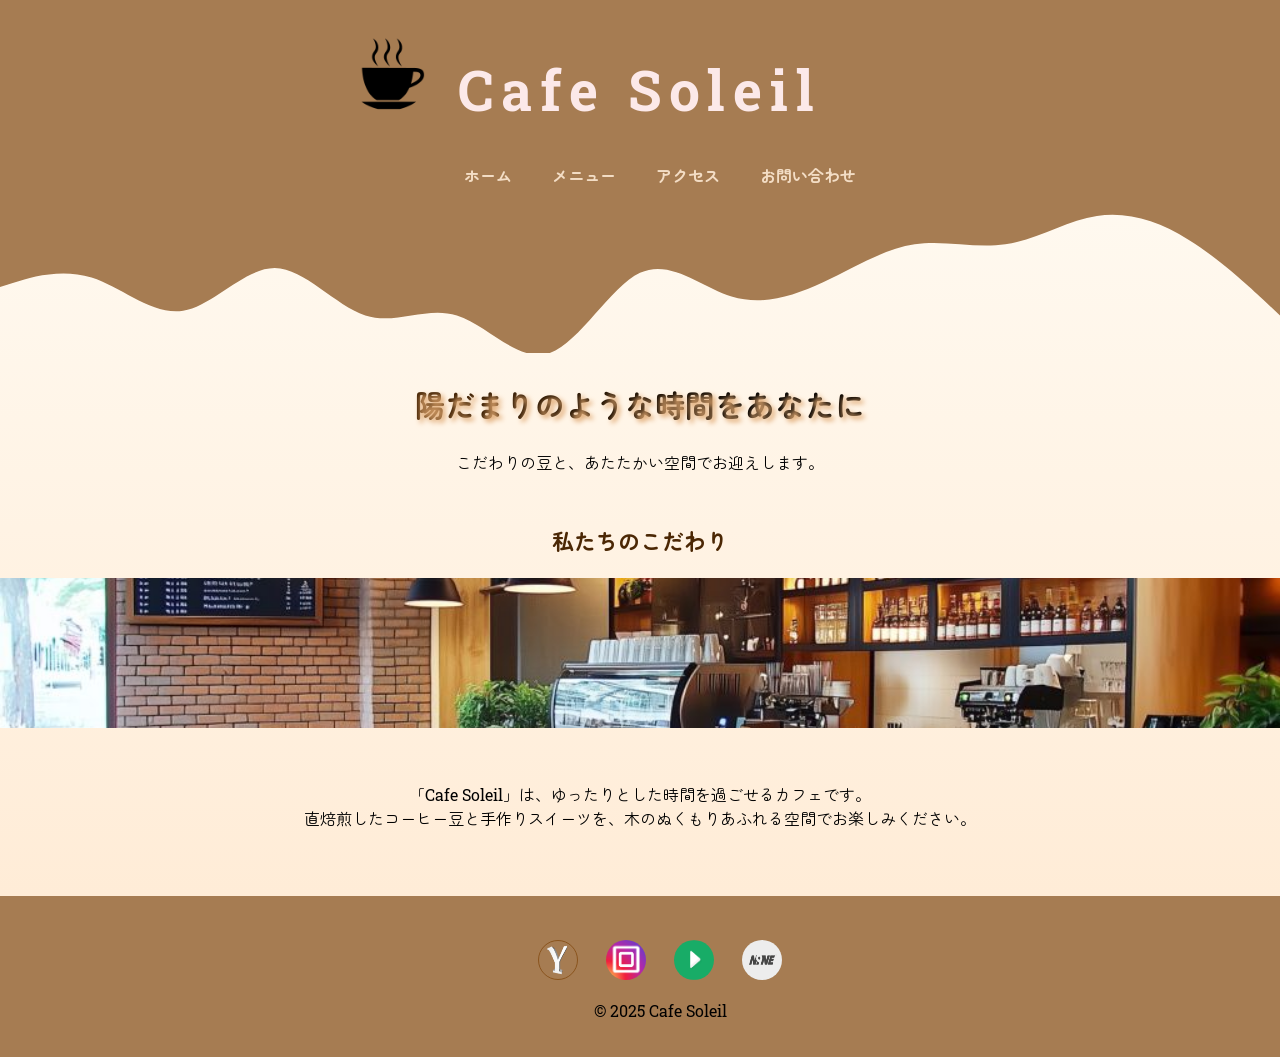
<file: cafe-site/html css/index.html>
<!DOCTYPE html>
<html lang="ja">
<head>
  <meta charset="UTF-8">
  <meta name="viewport" content="width=device-width, initial-scale=1.0">
  <title>Cafe Soleil</title> 
  <link rel="preconnect" href="https://fonts.googleapis.com">
  <link rel="preconnect" href="https://fonts.gstatic.com" crossorigin>
  <link href="https://fonts.googleapis.com/css2?family=Roboto+Slab:wght@100..900&family=Zen+Maru+Gothic&display=swap" rel="stylesheet">
  <link rel="stylesheet" href="style.css">
  <link rel="icon" href="../img/logo.png" type="image/png+xml">
</head>
<body>
  <header>
    <div class="logoarea">
      <img src="../img/logo.png">
      <h1>Cafe Soleil</h1>
    </div>
    <nav>
      <ul class="nav">
         <li><a href="index.html">ホーム</a></li>
        <li><a href="menu.html">メニュー</a></li>
        <li><a href="access.html">アクセス</a></li>
        <li><a href="contact.html">お問い合わせ</a></li>
      </ul>
    </nav>
  
  </header>

  <main>
    <img class="nami" src="../img/波.svg" alt="波の画像">
    <section class="hero">
      <h2 class="gradation">陽だまりのような時間をあなたに</h2>
      <p>こだわりの豆と、あたたかい空間でお迎えします。</p>
    </section>

    <section class="about">
      <h3>私たちのこだわり</h3>
      <div>
        <img src="../img/店内写真.jpg" alt="店内の写真">
        <p>
          「Cafe Soleil」は、ゆったりとした時間を過ごせるカフェです。<br>  
          直焙煎したコーヒー豆と手作りスイーツを、木のぬくもりあふれる空間でお楽しみください。
        </p>
      </div>
    </section>
  </main>

  <footer>
    <ul>
      <li><a href="#"><img class="Y" src="../img/Y.png" alt="Yボタン画像"></a></li>
      <li><a href="#"><img src="../img/インスタ風.png" alt="インスタボタン画像"></a></li>
      <li><a href="#"><img src="../img/再生ボタン風.png" alt="再生ボタン画像"></a></li>
      <li><a href="#"><img src="../img/NINE.jpg" alt="NINE画像"></a></li>
    </ul>
    <p>&copy; 2025 Cafe Soleil</p>
  </footer>
</body>
</html>
</file>
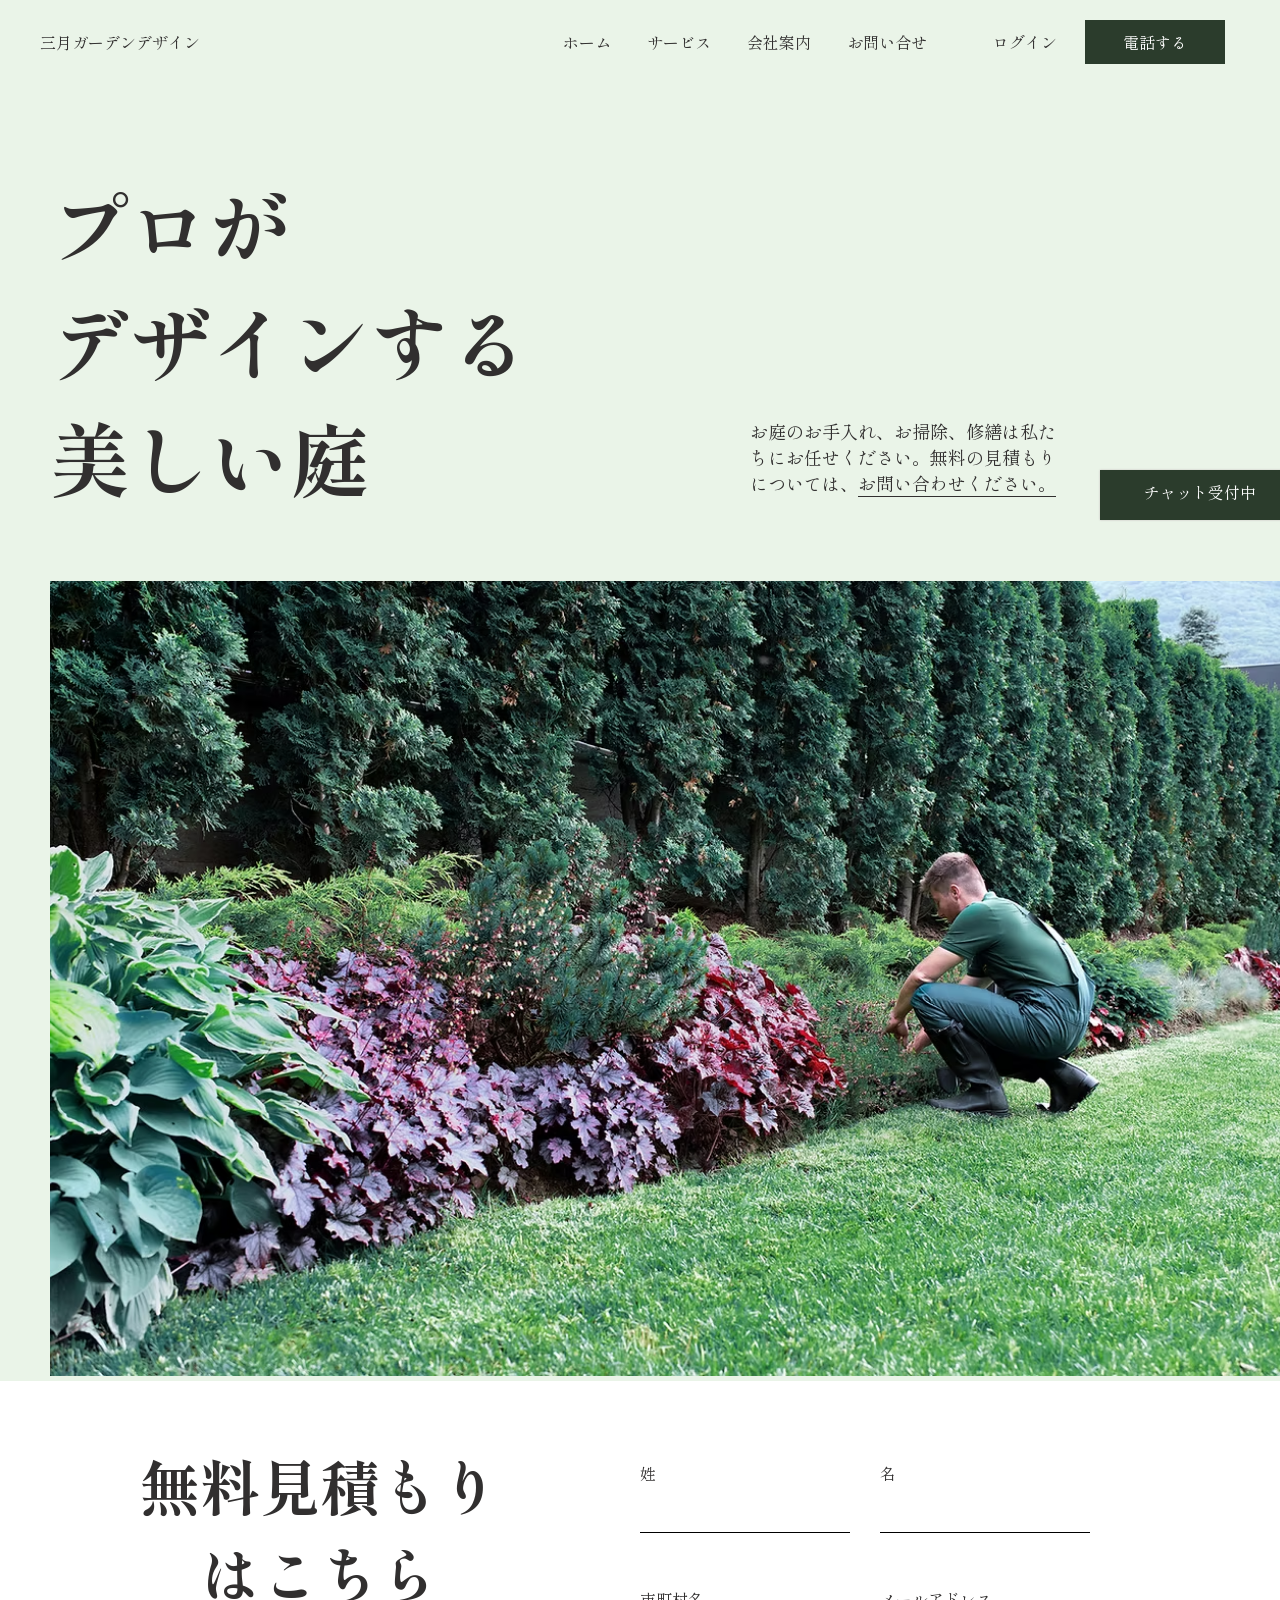
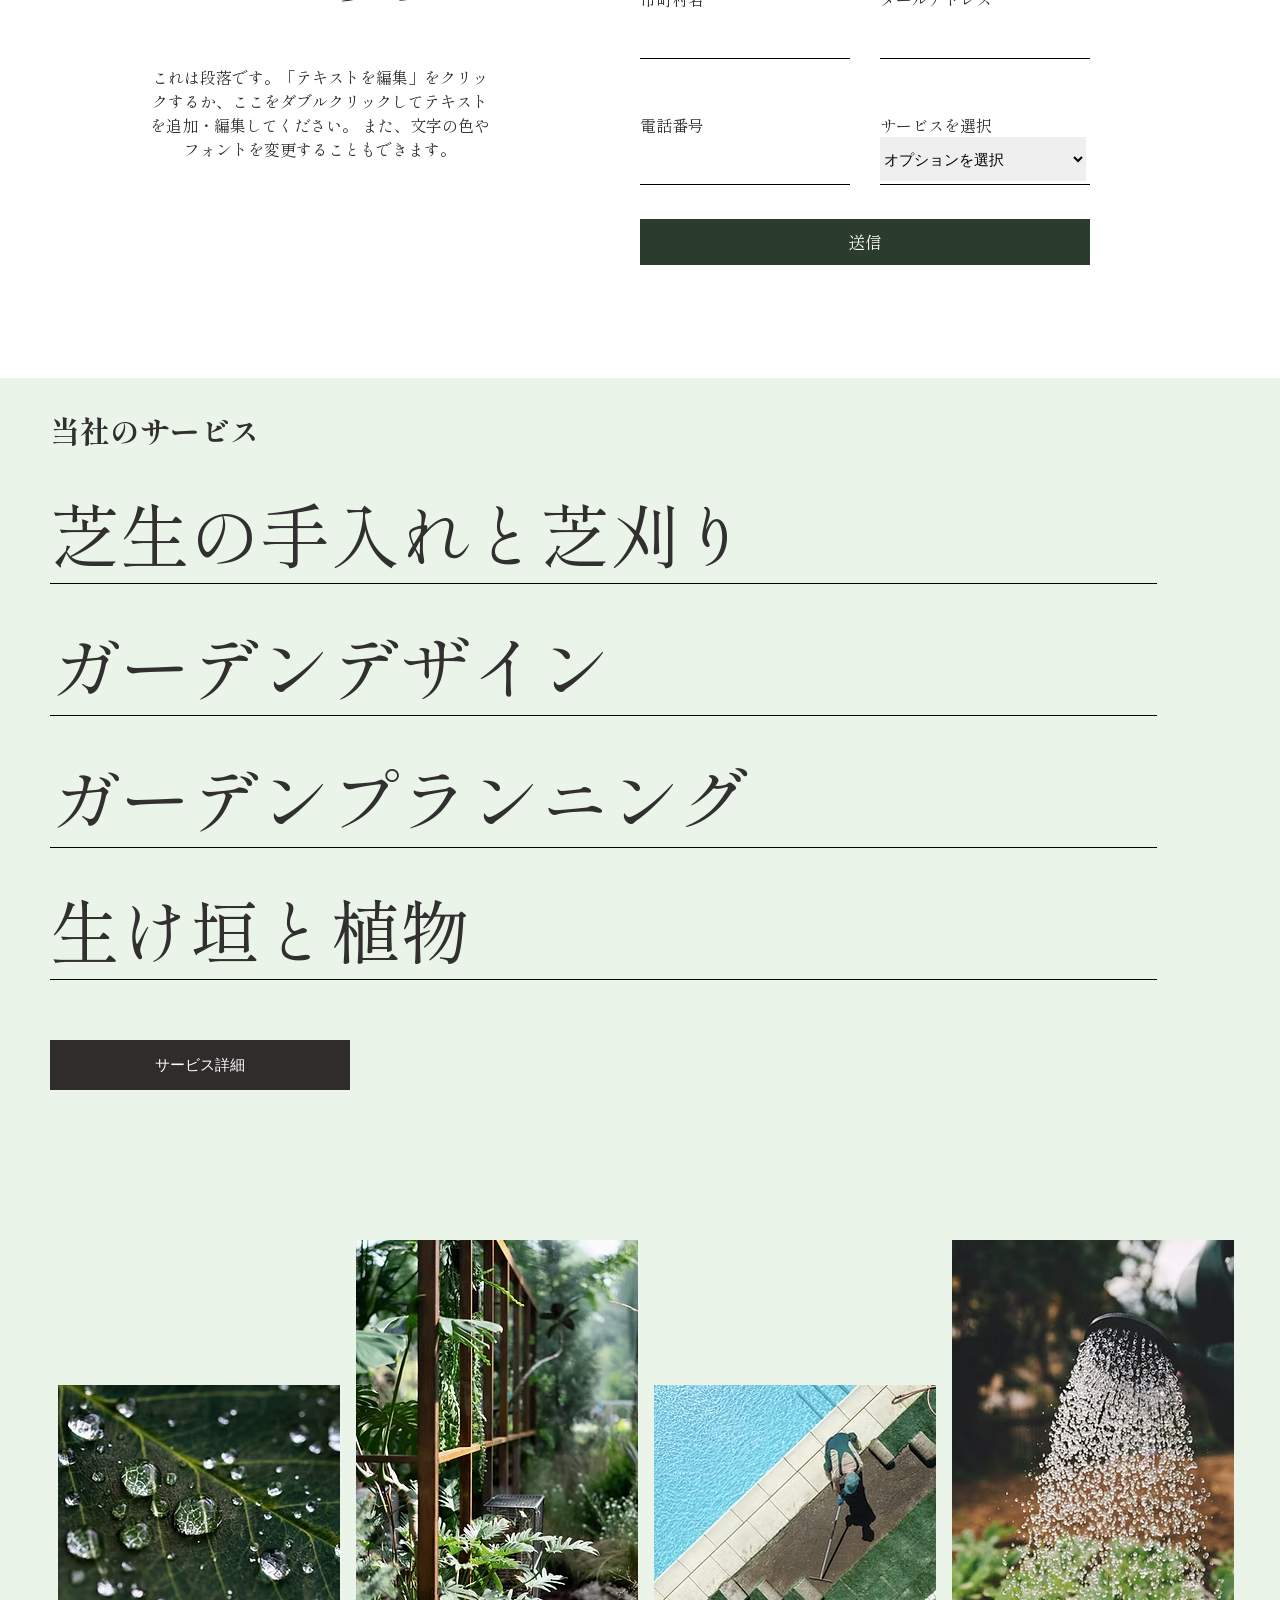
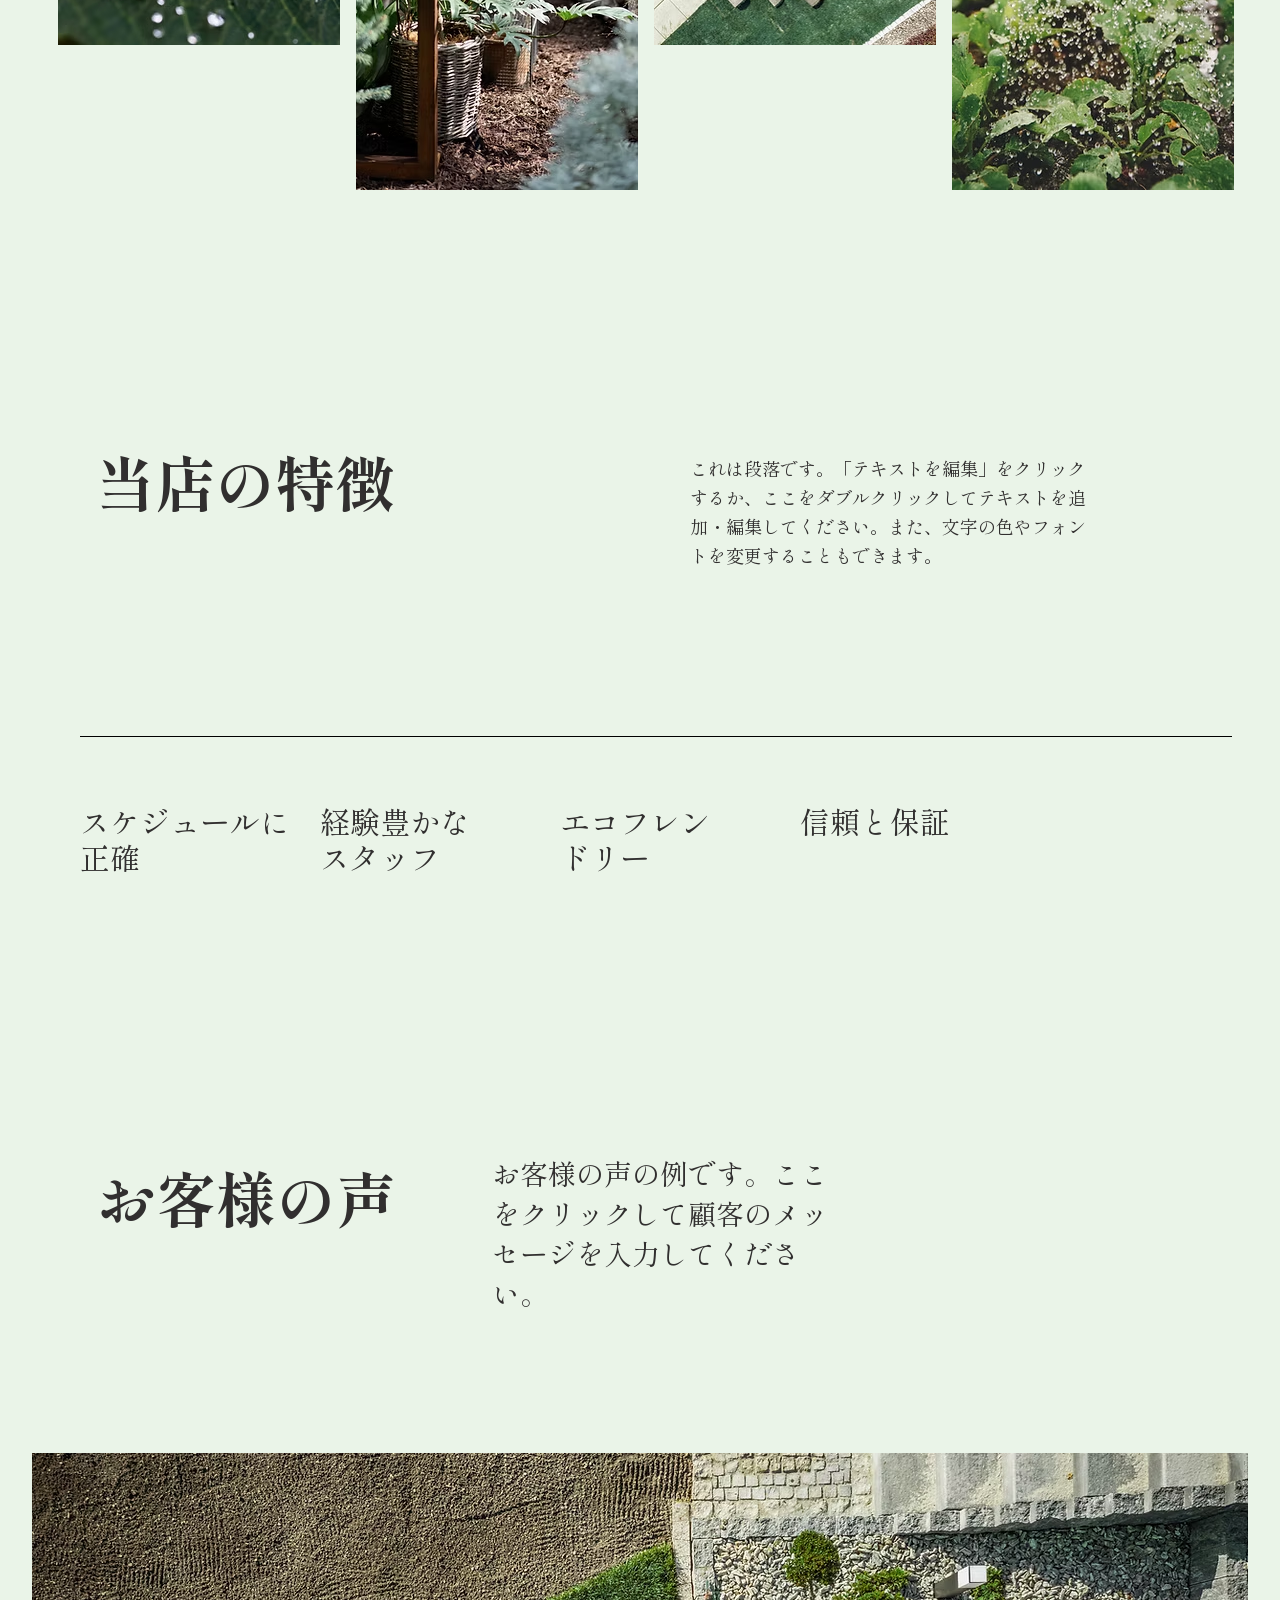
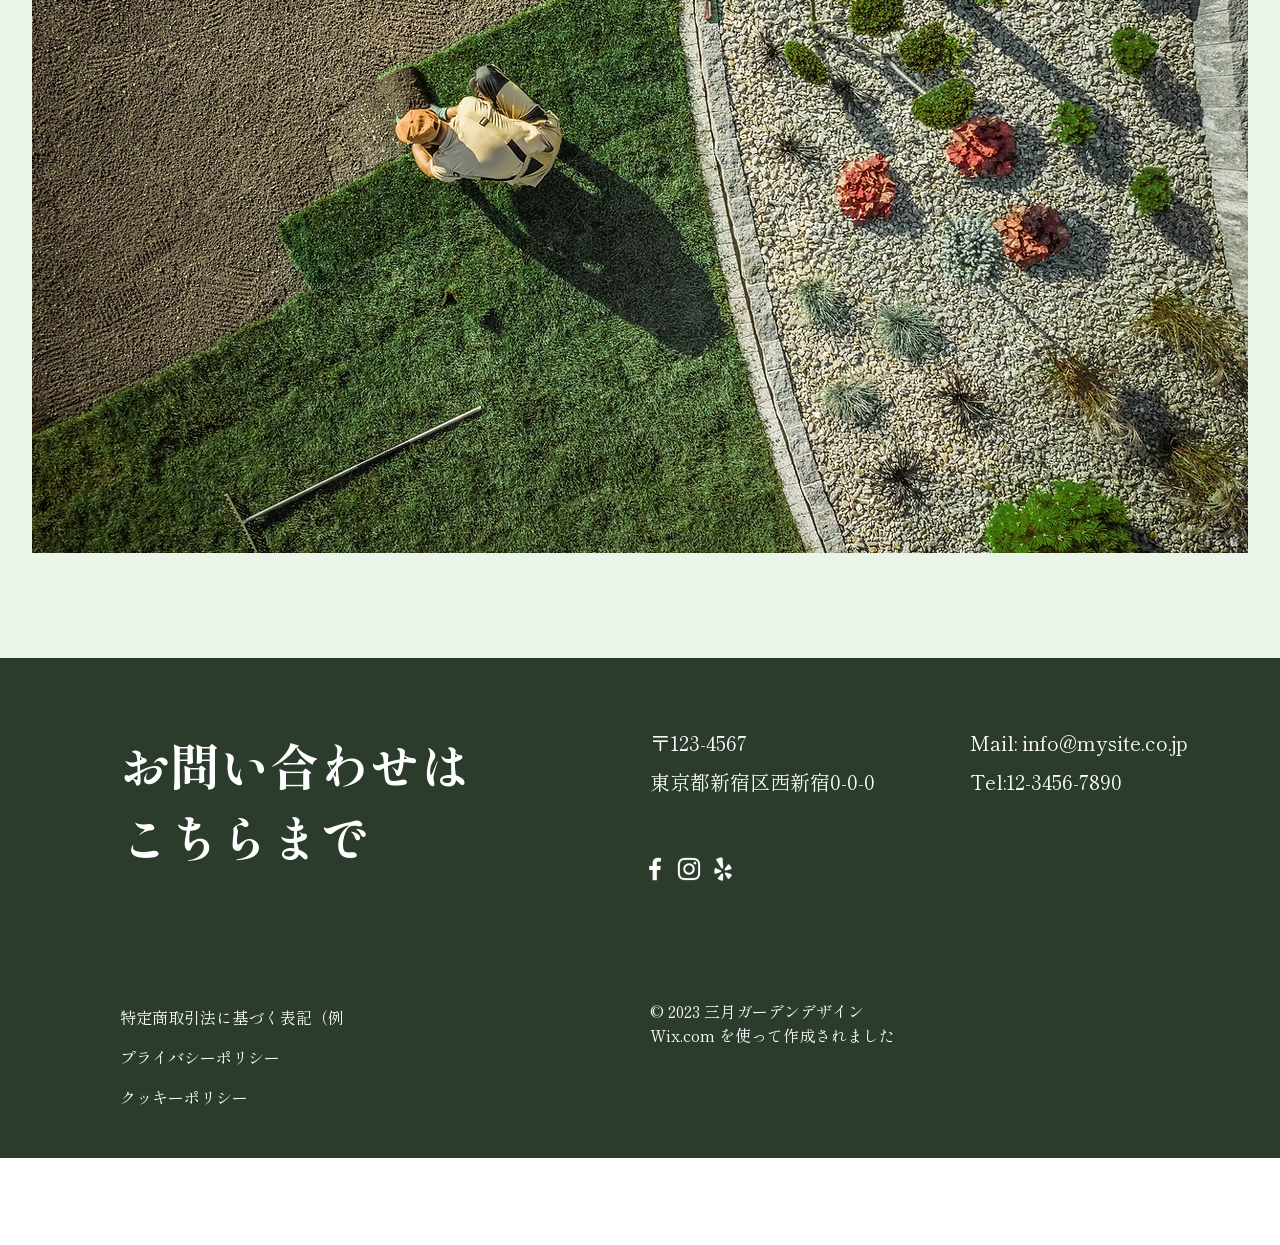
<file: practice/html css/index.html>
<!DOCTYPE html>
<html lang="ja">
<head>
  <meta charset="UTF-8">
  <meta name="viewport" content="width=device-width, initial-scale=1.0">
  <title>工務店</title> 
  <link rel="preconnect" href="https://fonts.googleapis.com">
  <link rel="preconnect" href="https://fonts.gstatic.com" crossorigin>
  <link href="https://fonts.googleapis.com/css2?family=Shippori+Mincho:wght@400;600;700&display=swap" rel="stylesheet">
  <link rel="stylesheet" href="style.css">
</head>
<body>
  <header>
    <section class="header">
        <div class="header1">
            <p>​三月ガーデンデザイン</p>
        </div>  
        <div class="header2">
            <div class="list">
                <ul>
                    <li>ホーム</li>
                    <li>サービス</li>
                    <li>会社案内</li>
                    <li>お問い合せ</li>
                </ul>
            </div>
            <div class="login">
                <p>ログイン</p>
            </div>
            <div class="call">
                <p>電話する</p>
            </div>
        </div>
    </section>
  </header>
  <main>
    <section class="title-pic">
        <div class="title">
            <h1>プロが<br>デザインする<br>美しい庭</h1>
            <p id="text">お庭のお手入れ、お掃除、修繕は私た<br>ちにお任せください。無料の見積もり<br>については、<span>お問い合わせください。</span></p>
        </div>
        <div class="kotei-chat">
            <div class="chat">
                <p>チャット受付中</p>
            </div>
        </div>
        <div class="pic1">
            <img src="../img/home-top.avif" alt="トップのメイン写真">
        </div>
    </section>
    <section class="mitsumori">
        <div class="left">
            <h2>無料見積もり<br>はこちら</h2>
            <p>これは段落です。「テキストを編集」をクリッ<br>クするか、ここをダブルクリックしてテキスト<br>を追加・編集してください。
                また、文字の色や<br>フォントを変更することもできます。</p>
        </div>
        <div class="right">
            <div class="item01">
                <label>姓</label>
                <div class="i-01"><input type="text" name="family-name"></div>
            </div>
            <div class="item02">
                <label>名
                 <div class="i-02"><input type="text" name="first-name"></div>
                </label>
            </div>
            <div class="item03">
                <label>市町村名</label>
                <div class="i-03"><input type="text"></div>
            </div>
            <div class="item04">
                <label>メールアドレス</label>
                <div class="i-04"><input type="email" name="user_mail"></div>
            </div>
            <div class="item05">
                <label>電話番号</label>
                <div class="i-05"><input type="text"></div>
            </div>
            <div class="item06">
                <label>サービスを選択</label>
                <div class="i-06">
                    <select name="select">
                        <option>オプションを選択</option>
                        <option value="芝生の手入れと芝狩り">芝生の手入れと芝狩り</option>
                        <option value="一般的なメンテナンス">一般的なメンテナンス</option>
                        <option value="ガーデンデザイン">ガーデンデザイン</option>
                        <option value="その他">その他</option>
                    </select>
                </div>
            </div>
            <div class="item07">
                <p>送信</p>
            </div>
        </div>
    </section>
    <section class="service">
        <div class="inner-servece">
            <h3>当社のサービス</h3>
            <p>芝生の手入れと芝刈り</p>
            <p>ガーデンデザイン</p>
            <p>ガーデンプランニング</p>
            <p>生け垣と植物</p>
            <button type="button" name="button">サービス詳細</button>
        </div>
        <div class="pic2">
            <img src="../img/service-pic01.avif">
            <img src="../img/service-pic02.avif">
            <img src="../img/service-pic03.avif">
            <img src="../img/service-pic04.avif">
        </div>
        <div class="brank"></div>
    </section>
    <section class="tokutyou">
        <section class="up">
            <div class="left">
                <h2>当店の特徴</h2>
            </div>
            <div class="right">
                <p>これは段落です。「テキストを編集」をクリック<br>するか、ここをダブルクリックしてテキストを追<br>加・編集してください。また、文字の色やフォン<br>トを変更することもできます。</p>
            </div>
        </section>
            <div class="line"></div>
        <section class="down">
            <div><p>スケジュールに<br>正確</p></div>
            <div><p>経験豊かな<br>スタッフ</p></div>
            <div><p>エコフレン<br>ドリー</p></div>
            <div><p>信頼と保証</p></div>
        </section>
    </section>
    <section class="voice">
        <div class="left"><h2>お客様の声</h2></div>
        <div class="right"><p>お客様の声の例です。ここ<br>をクリックして顧客のメッ<br>セージを入力してくださ<br>い。</p></div>
        
    </section>
        <div class="voice-pic">
            <img class="voice-pic" src="../img/voice.jpg" alt="お客様の声の下の写真">
        </div>
    </main>
  <footer>
    <section class="otoiawase">
        <div class="otoiawase-left">
            <h2>お問い合わせは<br>こちらまで</h2>
        </div>
        <div class="otoiawase-right">
            <div>
                <p>〒123-4567</p>
                <p>東京都新宿区西新宿0-0-0</p>
                <br>
                <br>
                <img src="../img/icon-facebook.avif">
                <img src="../img/icon-insta.avif">
                <img src="../img/icon-yelp.avif">
            </div>
            <div>
                <p>Mail: info@mysite.co.jp</p>
                <p>Tel:12-3456-7890</p>
            </div>
        </div>
    </section>
    <section class="policy">
        <div class="policy-left">
            <p>特定商取引法に基づく表記（例</p>
            <p>プライバシーポリシー</p>
            <p>クッキーポリシー</p>
        </div>
        <div class="policy-right">
            <p>© 2023 三月ガーデンデザイン<br>Wix.com を使って作成されました</p>
        </div>
    </section>
  </footer>
</body>
</file>
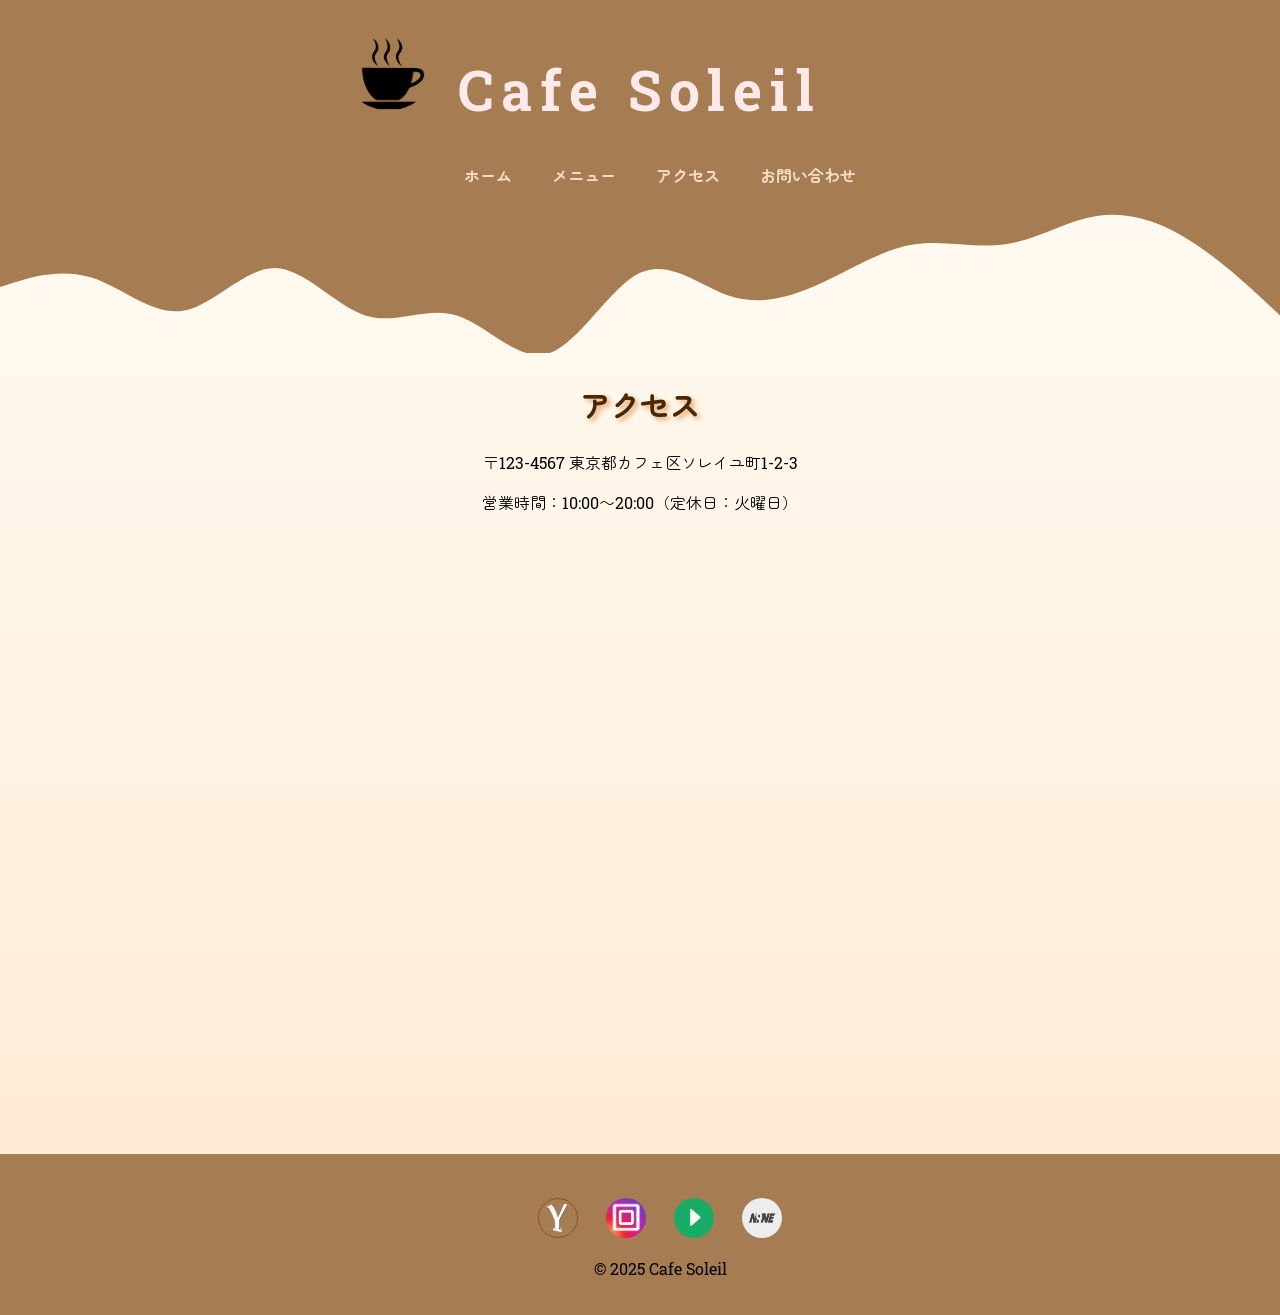
<file: cafe-site/html css/access.html>
<!DOCTYPE html>
<html lang="ja">
<head>
  <meta charset="UTF-8">
  <meta name="viewport" content="width=device-width, initial-scale=1.0">
  <title>アクセス | Cafe Soleil</title>
  <link rel="preconnect" href="https://fonts.googleapis.com">
  <link rel="preconnect" href="https://fonts.gstatic.com" crossorigin>
  <link href="https://fonts.googleapis.com/css2?family=Roboto+Slab:wght@100..900&family=Zen+Maru+Gothic&display=swap" rel="stylesheet">
  <link rel="stylesheet" href="style.css">
  <link rel="icon" href="../img/logo.png" type="image/png+xml">
</head>
<body>
  <header>
    <div class="logoarea">
      <img src="../img/logo.png">
      <h1>Cafe Soleil</h1>
    </div>
    <nav>
      <ul class="nav">
        <li><a href="index.html">ホーム</a></li>
        <li><a href="menu.html">メニュー</a></li>
        <li><a href="access.html">アクセス</a></li>
        <li><a href="contact.html">お問い合わせ</a></li>
      </ul>
    </nav>
  </header>

  <main>
    <img class="nami" src="../img/波.svg" alt="波の画像">
    <h2 class="access">アクセス</h2>
    <p>〒123-4567 東京都カフェ区ソレイユ町1-2-3</p>
    <p>営業時間：10:00〜20:00（定休日：火曜日）</p>

    <div class="map">
      <iframe src="https://www.google.com/maps/embed?pb=!1m18..." 
              width="600" height="450" style="border:0;" 
              allowfullscreen="" loading="lazy"></iframe><!--ここは編集しなくて大丈夫-->
    </div>
  </main>

  <footer>
    <ul>
      <li><a href="#"><img class="Y" src="../img/Y.png" alt="Yボタン画像"></a></li>
      <li><a href="#"><img src="../img/インスタ風.png" alt="インスタボタン画像"></a></li>
      <li><a href="#"><img src="../img/再生ボタン風.png" alt="再生ボタン画像"></a></li>
      <li><a href="#"><img src="../img/NINE.jpg" alt="NINE画像"></a></li>
    </ul>
    <p>&copy; 2025 Cafe Soleil</p>
  </footer>
</body>
</html>
</file>
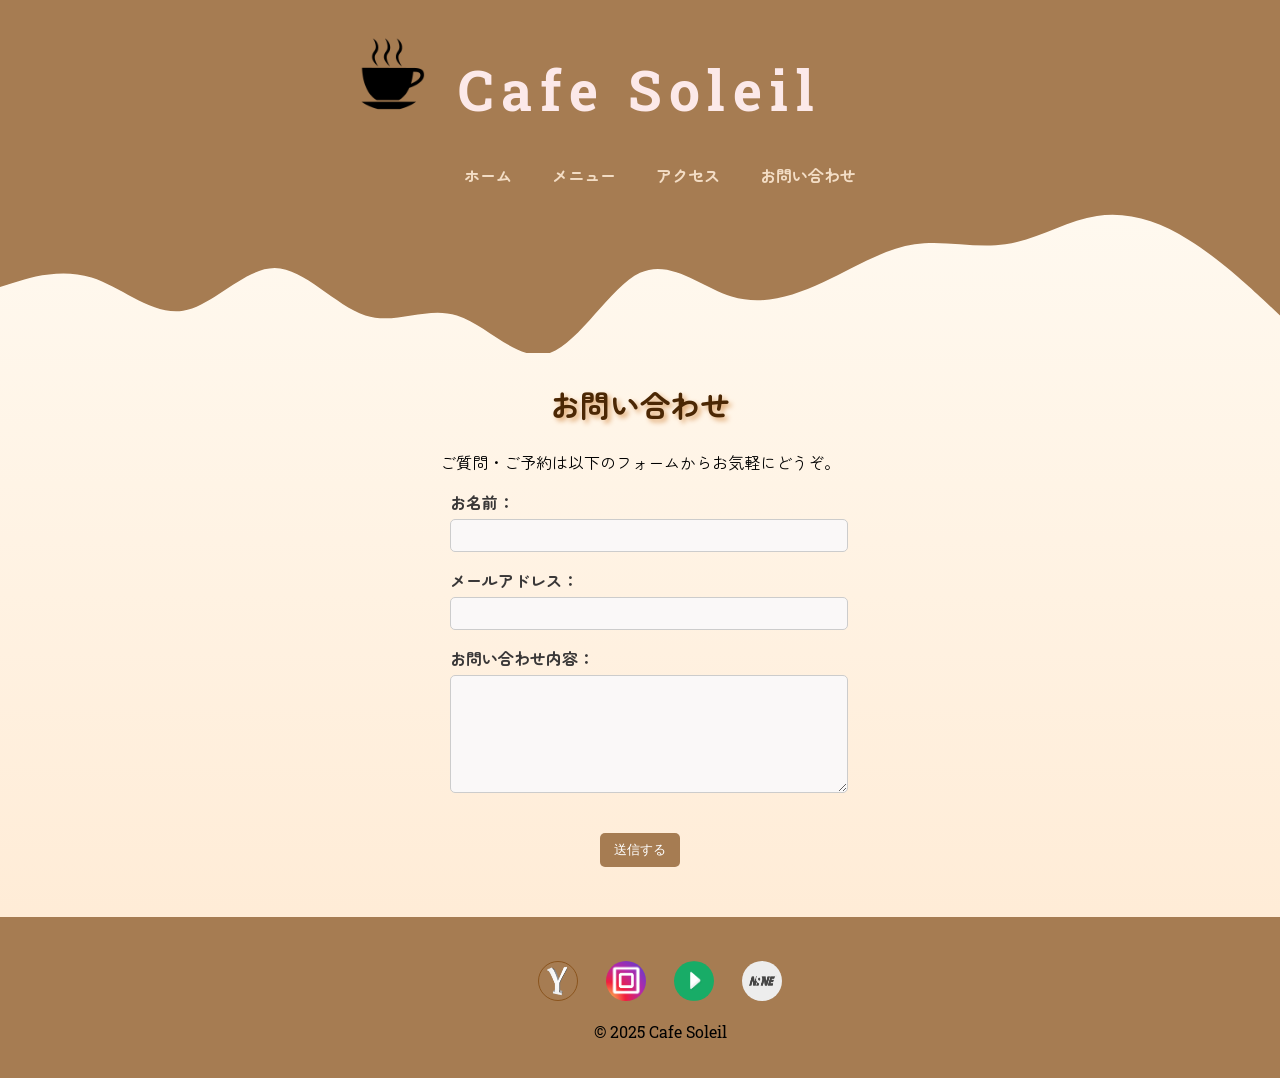
<file: cafe-site/html css/contact.html>
<!DOCTYPE html>
<html lang="ja">
<head>
  <meta charset="UTF-8">
  <meta name="viewport" content="width=device-width, initial-scale=1.0">
  <title>お問い合わせ | Cafe Soleil</title>
  <link rel="preconnect" href="https://fonts.googleapis.com">
  <link rel="preconnect" href="https://fonts.gstatic.com" crossorigin>
  <link href="https://fonts.googleapis.com/css2?family=Roboto+Slab:wght@100..900&family=Zen+Maru+Gothic&display=swap" rel="stylesheet">
  <link rel="stylesheet" href="style.css">
  <link rel="icon" href="../img/logo.png" type="image/png+xml">
</head>
<body>
  <header>
    <div class="logoarea">
      <img src="../img/logo.png">
      <h1>Cafe Soleil</h1>
    </div>
    <nav>
      <ul class="nav">
        <li><a href="index.html">ホーム</a></li>
        <li><a href="menu.html">メニュー</a></li>
        <li><a href="access.html">アクセス</a></li>
        <li><a href="contact.html">お問い合わせ</a></li>
      </ul>
    </nav>
  </header>
  
  <!--お問い合わせフォームの作成-->
  <main>
    <img class="nami" src="../img/波.svg" alt="波の画像">
    <h2>お問い合わせ</h2>
    <p>ご質問・ご予約は以下のフォームからお気軽にどうぞ。</p>

    <form class="contact-form">
      <p>お名前：<input type="text" name="user_name"></p>
      <p>メールアドレス：<input type="email" name="user_mail"></p>
      <p>お問い合わせ内容：<textarea name="message"></textarea></p>
      <div class="button"><button type="submit">送信する</button></div>
    </form>
  </main>

  <footer>
    <ul>
      <li><a href="#"><img class="Y" src="../img/Y.png" alt="Yボタン画像"></a></li>
      <li><a href="#"><img src="../img/インスタ風.png" alt="インスタボタン画像"></a></li>
      <li><a href="#"><img src="../img/再生ボタン風.png" alt="再生ボタン画像"></a></li>
      <li><a href="#"><img src="../img/NINE.jpg" alt="NINE画像"></a></li>
    </ul>
    <p>&copy; 2025 Cafe Soleil</p>
  </footer>
</body>
</html>
</file>
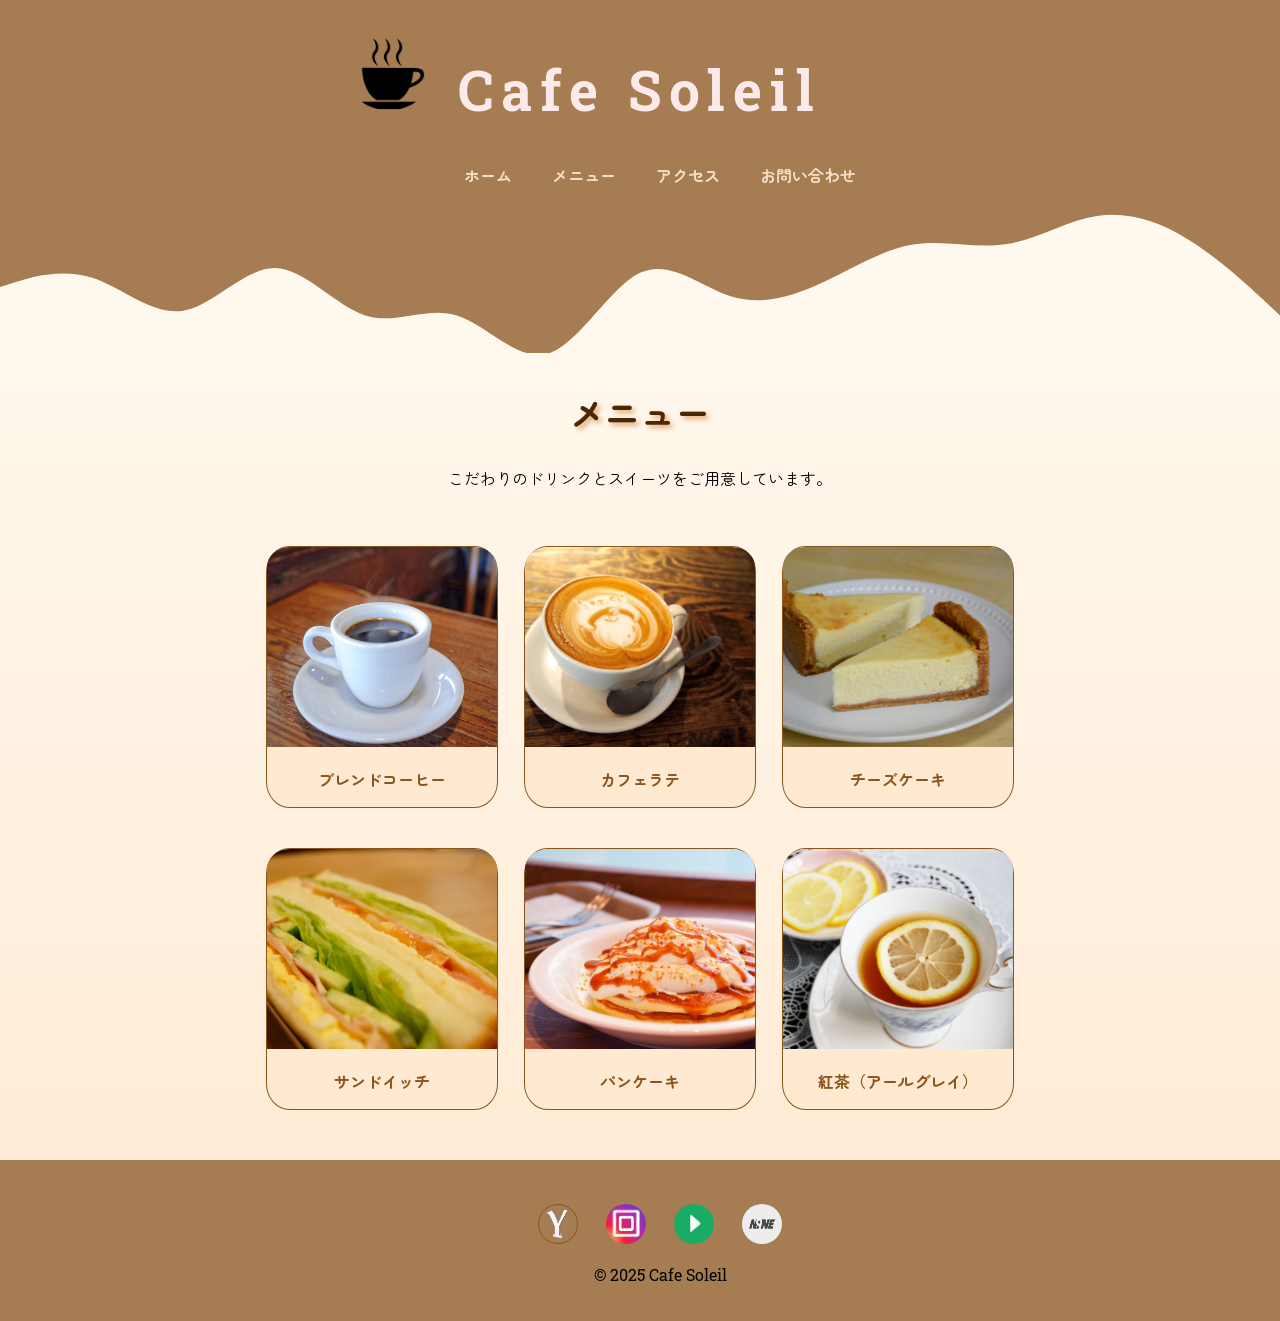
<file: cafe-site/html css/menu.html>
<!DOCTYPE html>
<html lang="ja">
<head>
  <meta charset="UTF-8">
  <meta name="viewport" content="width=device-width, initial-scale=1.0">
  <title>メニュー | Cafe Soleil</title>
  <link rel="preconnect" href="https://fonts.googleapis.com">
  <link rel="preconnect" href="https://fonts.gstatic.com" crossorigin>
  <link href="https://fonts.googleapis.com/css2?family=Roboto+Slab:wght@100..900&family=Zen+Maru+Gothic&display=swap" rel="stylesheet">
  <link rel="stylesheet" href="style.css">
  <link rel="icon" href="../img/logo.png" type="image/png+xml">
</head>
<body>
  <header>
    <div class="logoarea">
      <img src="../img/logo.png">
      <h1>Cafe Soleil</h1>
    </div>
    <nav>
      <ul class="nav">
        <li><a href="index.html">ホーム</a></li>
        <li><a href="menu.html">メニュー</a></li>
        <li><a href="access.html">アクセス</a></li>
        <li><a href="contact.html">お問い合わせ</a></li>
      </ul>
    </nav>
  </header>

  <main>
    <img src="../img/波.svg" alt="波の画像">
    <h2 class="menu">メニュー</h2>
    <p class="menu-intro">こだわりのドリンクとスイーツをご用意しています。</p>

    <div class="grid-menu">
      <div class="item"><img src="../img/blend coffee.webp" alt=""><p>ブレンドコーヒー</p></div>
      <div class="item"><img src="../img/latte.jpg" alt=""><p>カフェラテ</p></div>
      <div class="item"><img src="../img/cake.jpg" alt=""><p>チーズケーキ</p></div>
      <div class="item"><img src="../img/sandwich.jpg" alt=""><p>サンドイッチ</p></div>
      <div class="item"><img src="../img/pancake.jpg" alt=""><p>パンケーキ</p></div>
      <div class="item"><img src="../img/tea.jpg" alt=""><p>紅茶（アールグレイ）</p></div>
    </div>
  </main>

  <footer>
    <ul>
      <li><a href="#"><img class="Y" src="../img/Y.png" alt="Yボタン画像"></a></li>
      <li><a href="#"><img src="../img/インスタ風.png" alt="インスタボタン画像"></a></li>
      <li><a href="#"><img src="../img/再生ボタン風.png" alt="再生ボタン画像"></a></li>
      <li><a href="#"><img src="../img/NINE.jpg" alt="NINE画像"></a></li>
    </ul>
    <p>&copy; 2025 Cafe Soleil</p>
  </footer>
</body>
</html>
</file>
<file: cafe-site/html css/style.css>
body {
  margin: 0;
  font-family: "Roboto Slab","Zen Maru Gothic", sans-serif;
  background: linear-gradient(to bottom, #fffdf7, #ffe9d1);
  width: 100%;
}
header,main,footer {
  width: 100%;
}
header {
  background: #a67c52;
  padding: 1rem 0;
}
header .logoarea {
  width: 500px;
  margin: 0 auto;
  position: relative;
}
header img {
  height: 100px;
  width: 100px;
  position: absolute;
  left: -50px;
  top: -30px;
}
header h1 {
  text-align: center;
  font-weight: bold;
  font-size: 55px;
  color: #fce9e9;
  letter-spacing: 0.15em;
}
header ul {
  display: flex;
  justify-content: center;
  list-style: none;
  margin-bottom: 0;
 }
header li {
  margin: 0 20px;
}
header li a:hover{
  text-decoration: underline wavy #ffffff;
  color: #474040;
  transition: all 400ms ease-out;
}
header li a {
  font-size: 16px;
  font-weight: bold;
  color: #f3ddc5;
 
}
.nav a {
  text-decoration: none;
}
main {
  padding-bottom: 50px;
}
main .hero {
  margin-bottom: 50px;
}
main h2 {
  text-align: center;
  font-size: 30px;
  color: #4b2704;
  text-shadow: 3px 3px 5px #dfa66e;
}
main .gradation {
  background-image: linear-gradient(100deg, #940b0b 0%,#4b2704 30%,#000000 60%, #4b2704 100%);
  -webkit-background-clip: text;
  -moz-background-clip: text;
  background-clip: text;
  color: transparent;
}
main p {
  text-align: center;
}
main .about p {
  margin-top: 50px;
}
main h3 {
  text-align: center;
  font-size: 22px;
  color: #4b2704;
  font-weight: bold;
}
main img {
  height:  150px;
  width: 100%;
  object-fit: cover;
  object-position: center 43%;
}
/*MENUページ*/
.menu {
  font-size: 35px;
  animation: menu 2s ease 1;
}
@keyframes menu {
  form {filter: blur(12px);}
  to { filter: blur(0) drop-shadow(2px 2px rgba(221, 153, 51, 0.5));
  transform: scale(1.5);}
  }

.grid-menu {
  width: 800px;
  margin: 0 auto;
  display: flex;
  flex-wrap: wrap;
  justify-content: space-evenly;
}
.grid-menu img {
  width: 230px;
  height: 200px;
  border-radius: 10% 10% 0 0;
}

.grid-menu p {
  font-weight: bold;
  margin: 0;
  padding: 16px 0;
}
.item {
  margin-top: 40px;
  border: 1px solid;
  border-radius: 10%;
  color: #8a541d;
  background-color: #ffe9d1;
}
.item:hover {
  margin-top: 20px;
  transition-property: margin-top;
  transition-duration: 300ms;
  transition-timing-function: ease-in;
  transition-delay: 0;
  color: #000000;
  background-color: #dbb793;
}

/*ACCESSページ*/
@keyframes access {
  0%, 100% {transform:  rotate(-1deg);}
  50% {transform: rotate(1deg);}
}
.access {
  animation: access 0.3s ease-in-out infinite;
}
.map {
  text-align: center;
  padding: 60px 60px;
}
/*CONTACTページ*/
form {
  width: 380px;
  margin: 0 auto;
}
input[type="text"],
input[type="email"],
textarea {
  border: 1px solid #cccccc;
  background-color: #faf8f8;
  width: 100%;
  margin-top: 5px;
  padding:  8px 8px;
  border-radius: 5px;
}

.contact-form p {
  text-align: left;
  font-weight: bold;
  color: #3a3838;
}
textarea {
  height: 100px;
  margin-bottom:  20px;
}
.button {
  text-align: center;
}

[type="submit"] {
  padding: 8px 14px;
  background-color: #a67c52;
  border: none;
  color: #ffffff;
  border-radius: 5px;
  cursor: pointer;
}
.button :hover{
  color: #000000;
  background-color: #8a541d;
  transition : all 300ms ease-out 100ms;
  transform:  translateY(6px);
}
/*Footer*/
footer {
  background-color: #a67c52;
  color: #000000;
  text-align: center;
  padding: 14px 20px 20px;
 
}
footer img {
  height: 40px;
  width: 40px;
  border-radius: 50%;
  
}
footer ul {
  list-style: none;
  display: flex;
  width: 300px;
  margin: 30px auto 0;
  justify-content:  space-evenly;
  padding: 0;
}
.Y {
  border: 1px solid #8a541d;
  width: 38px;
  height: 38px;
}
 @keyframes shake {
  0% { transform: translateX(0); }
  25% { transform: translateX(-3px);}
  50% { transform: translateX(3px);}
  75% { transform: translateX(-3px);}
  100%{ transform: translateX(0);}
  }
footer ul li img:hover {
  animation: shake 300ms linear 100ms;

}

/*　★やることリスト★　
　  
    ■index.html
    ・文字はすべて中央揃え
    ・店内写真の追加
    ・文字、行の調整
    
    ■menu.html
    ・メニューの写真を追加
    ・写真のサイズ、配置の調整(flex,grid等を使用)
    ・メニュー写真に:hoverで装飾(変化が起きればOK)
    ・文字、行の調整

    ■access.html
    ・文字、見出しの配置調整
    ・マップの配置調整

    ■contact.html
    ・フォームとしての設定と装飾
    ・送信ボタンに:hoverで装飾
    ・全体的に中央に揃える
    
    ■全体
    ・文字のフォント、サイズ、色の調整
    ・ul class="nav"に対して:hoverで装飾(変化が起きればOK)
    
    ■可能なら
    ・ヘッダーの下に波模様の画像を追加(挿入先はどこでもOK)
    ・ヘッダーのどこかにlogoの追加
    ・footerにSNSへのリンクの挿入(リンク先は"#")
    ・画面サイズが変わっても違和感がないように幅の設定

    ※写真や素材画像は/imgのフォルダに入ってます。

    ■単位
    ・1em  ... 指定した文字サイズのpx
    ・1rem ... HTML要素のフォントサイズに依存(基本は16px)
    ・vh(viewport height),vw(viewport width)
           ... ビューポートの高さと幅に対する相対値

    ■主に使用する色のカラーコード
    ・#a67c52 ... 茶色
    ・#ffe9d1 ... かなり薄めの茶色
    ・#ffffff ... 白
    ・#292929 ... 少し薄めの黒
    ※これ以外の色も使用可
    #8a541d
</file>
<file: practice/html css/style.css>
body {
    margin: 0;
    width: 100%;
    font-family: "Shippori Mincho","Zen Maru Gothic", sans-serif;
}
header,main,footer {
  width: 100%;
  color: #312f2f
}
header {
    background-color: #eaf4e8;
    height: 100px;
}
header p {
    margin: 0;
}
.header {
    padding-top: 20px;
    display: flex;
    position: fixed;
    top: 0;
    left: 0;
    width: 100%;
    z-index: 100;
    background-color: #eaf4e8;
}
.header1 {
    width: 245px;   
}
.header1 p {
    padding: 10px 40px;
}
.header2 {    
    display: flex;
}
.list {
   
}
header ul {
    display: flex;
    list-style: none;
    margin: 0 0 0 280px;
    justify-content: space-around;
    padding: 10px 20px;
}
header ul li {
    margin: 0 18px;
    height: 18px;  
}
.login {
    width: 120px;
    padding: 10px 0px;
}
.login p {
    text-align: center;
}
.call {
    width: 100px; 
    background-color:  rgb(43 60 44);
    color: #ffffff;
    padding: 10px 20px;
}
.call p {
    text-align: center;
}
header .call:hover {
    border: 1px solid #312f2f;
    background-color: #eaf4e8;
    color:  rgb(43 60 44);
}
main {
    background-color: #eaf4e8;
}
main .title-pic {
    position: relative;
}
main .title-pic .chat {
    position: absolute;
    left: 1100px;
    top: 470px;
}
main .title-pic .kotei-chat {
    position: fixed;
    top: 0;
    left: 0;
    width: 100%;
    z-index: 100;
   
}
main .title {
    display: flex;
    background-color: #eaf4e8;
}
main .title h1 {
    font-size: 80px;
    margin-left: 50px;
}
main .pic1 {
    text-align: center;
    
}
main .pic1 img {
    margin-left: 50px;
    width: 1240px;
    object-fit: contain;
}
main #text {
    padding: 300px 10px 20px 220px;
    font-size: 18px;
}
main p span {
    border-bottom: 1px solid #312f2f;
}
main p span:hover {
    cursor: pointer;
}
main .chat {
    width: 200px;
    height: 50px;
    background-color:  rgb(43 60 44);
    box-shadow: 0px 0px 2px  #c5bdbd;
}
main .chat p {
    margin: 0;
    color: #ffffff;
    text-align: center;
    padding-top: 10px;
}
/*見積り*/
.mitsumori {
    display: flex;
    background-color: #ffffff;
    padding-bottom: 100px;
}
.left {
    width: 50%;
    text-align: center;
}
.left h2{
    font-size: 60px;
    margin-top: 60px;
}
.left p {
    padding: 0;
}
.mitsumori .right {
    width: 480px;
    margin-top: 60px;
    display: grid;
    grid-template-columns: 50% 50%;
}
.right .item01,.item02,.item03,.item04,.item05,.item06{
    width: 210px;
    margin-top: 20px;
    margin-bottom: 34px;
}
.right div div{
    height: 47px;  
    border-bottom: 1px solid #000000;
}
.right .item07 {
    width: 450px;
    height: 46px;
    margin-bottom: 13px;
    background-color:  rgb(43 60 44);
}
.right .item07:hover {
    background-color: #ffffff;
    border: 1px solid #000000;
    transition: all 300ms ease-in 100ms;
}
.right .item07 p {
    color: #ffffff;
    text-align: center;
    font-size: 17px;
    padding: 0;
    margin-top: 10px;
}
.right .item07 p:hover {
    color: #000000;
    transition: all 300ms ease-in 100ms;
}
.right input {
    border: none;
    outline: none;
    width: 206px;
    height: 44px;
    font-size: 20px;
}
.right input:hover {
     background-color:  rgb(237, 241, 237);
     border-bottom: 2px solid #000000;
}
.i-06 select {
    width: 206px;
    height: 44px;
    border: none;
    font-size: 15px;
}
.i-06 select:open {
     color: #dacc0d;
     border: none;
}
.i-06 select:hover {
    border: none;
    background-color: #ffffff;
}
/*サービス*/
.service {
    height: 1600px;
    margin-left: 50px;
}
.service h3 {
    font-size: 30px;
} 
.service p {
    font-size: 70px;
    margin: 0 0 30px;
    padding: 0;
    border-bottom: 1px solid #000000;
    width: 90%;
}
.service .pic2 {
   margin-top: 150px;
   display: flex;
   align-items: center;
}
.service .pic2 img {
    padding: 0 8px;
}

.service button {
    width: 300px;
    height: 50px;
    font-size: 15px;
    background-color: #302c2c;
    color: #ffffff;
    border: none;
    margin-top: 30px;
}
/*特徴*/
.tokutyou  .up{
    display: flex;
    margin: 0 auto;
}
.tokutyou .up .left{
    width: 490px;
    height: 320px;
}
.tokutyou .up .left h2 {
    line-height: 1.1em;
    font-size: 60px;
    margin-top: 40px;
}
.tokutyou .up .right {
    width: 490px;
    height: 300px;
    padding-top: 28px;
    margin-left: 200px;
}
.tokutyou .up .right p {
    padding: 0;
    line-height: 1.6em;
    font-size: 18px;
}
.tokutyou .line {
    width: 90%;
    height: 6px;
    border-top: 1px solid #000000;
    margin: 0 80px;
}
.tokutyou .down div {
    width: 240px;
    height: 320px;
}
.tokutyou .down {
    display: flex;
    margin-left: 80px;
    margin-top: 30px;
}
.tokutyou .down p {
    line-height: 1.2em;
    font-size: 30px;
    padding: 0;
}
.voice {
    display: flex;
}
.voice .left{
 width: 492px;
 height: 360px;
}
.voice .right {
 width: 492px;
 height: 360px;
}
.voice .right p{
    padding: 0;
    margin-top: 60px;
    font-size: 28px;
}
.voice-pic {
    padding-bottom: 50px;
    text-align: center;
}
footer {
    width: 100%;
    height: 500px;
    background-color: rgb(43 60 44);
}
footer p {
    color: #ffffff;
}
footer h2 {
    color: #ffffff;
    font-size: 50px;
    margin: 10px 0;
    padding-left: 120px;
}
footer .otoiawase {
    display: flex;
    padding-top: 60px;
}
footer .otoiawase div {
    width: 50%;
}
footer .otoiawase-right {
    display: flex;
}
footer .otoiawase-right p {
    font-size: 20px;
    margin: 10px; 
}
footer .policy {
    margin-top: 100px;
    display: flex;
    padding-bottom: 120px;
}
footer .policy div {
    width: 50%;
}
footer .policy-left p {
    padding-left: 120px;
}
footer .policy-right p {
    margin: 10px;
}
</file>
